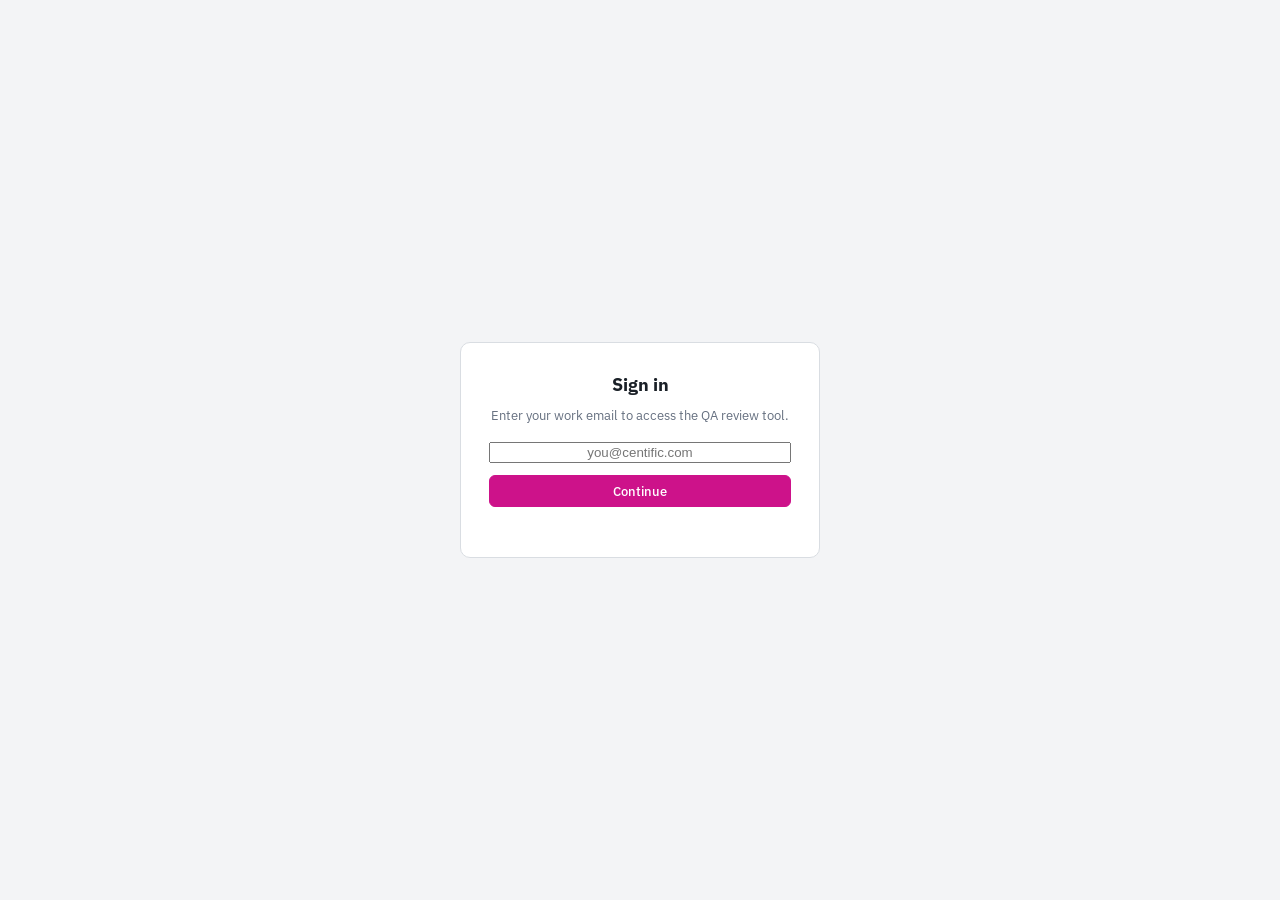
<file: index.html>
<!DOCTYPE html>
<html lang="en">
<head>
<meta charset="UTF-8">
<meta name="viewport" content="width=device-width, initial-scale=1, viewport-fit=cover">
<title>Project Sesame - QA</title>
<link rel="preconnect" href="https://fonts.googleapis.com">
<link rel="preconnect" href="https://fonts.gstatic.com" crossorigin>
<link href="https://fonts.googleapis.com/css2?family=IBM+Plex+Sans:wght@400;500;600&family=IBM+Plex+Mono:wght@400;500&display=swap" rel="stylesheet">
<link rel="stylesheet" href="style.css">
</head>
<body>

<div class="access-gate" id="accessGate">
  <div class="access-box">
    <h2>Sign in</h2>
    <p>Enter your work email to access the QA review tool.</p>
    <input type="email" id="accessEmail" placeholder="you@centific.com" autocomplete="email">
    <button class="btn primary" id="accessSubmit">Continue</button>
    <div class="access-msg" id="accessMsg"></div>
  </div>
</div>

<div id="appRoot" style="display:none;">

<header class="top">
  <div class="header-title">
    <img src="centific_logo.png" alt="Centific" class="header-logo logo-light">
    <img src="centific_logo_white.png" alt="Centific" class="header-logo logo-dark">
    <h1>Project Sesame - QA</h1>
  </div>
  <div class="header-save">
    <div class="header-links">
      <a class="btn" href="help.html" target="_blank" rel="noopener" title="How every score works, how to justify it, and when to flag a moment — opens in a new tab">Scoring guide ↗</a>
      <button class="btn primary" id="globalSaveBtn">Save</button>
    </div>
    <div class="sub" id="persistStatus">Checking persistence…</div>
    <div class="sub">Signed in as <span id="signedInAs"></span> · <a href="#" id="signOutBtn">Sign out</a></div>
  </div>
</header>

<div class="layout">
  <div class="rail">
    <div class="panel">
      <h2>Begin review</h2>
      <div class="dropzone" id="reportDrop">
        Drop an inspection report (.csv) here, or click to browse.<br>
        If the day's report lists several sessions, pick one below.<br>
        Each room row must include the raw <b>.mmwave.bin</b>, episode markers, and mmwave sync JSON.<br>
        The files are downloaded from their links and each .bin is read to fill the radar scores, including Blue and Orange Zone.
        <input type="file" id="reportInput" accept=".csv,text/csv,.json,application/json">
      </div>
      <div class="status-line" id="reviewStatus">Nothing is scored until each room's .mmwave.bin has been read.</div>
      <div class="session-picker" id="reportSessions"></div>
    </div>

    <div class="panel">
      <h2>Or load files directly</h2>
      <div class="dropzone" id="dropzone">
        Drop each room's <b>.mmwave.bin</b> in the same selection as its episode markers,<br>mmwave sync JSON, and capture.json. A capture id or room id in the filename<br>(c003, T1-R1) matches those files to the room.<br>
        The .bin is read one frame at a time. It is not loaded into browser memory.
        <input type="file" id="fileInput" multiple accept=".bin,.json,.jsonl,.mp4,.mov,.webm,video/*">
      </div>
      <div id="loadLog"></div>
      <div class="status-line" id="sessionStatus">No files loaded yet.</div>
    </div>

    <div class="panel">
      <h2>Scenario</h2>
      <div class="scenario-tabs" id="scenarioTabs"></div>
    </div>

    <div class="panel">
      <h2>Saved scores</h2>
      <div id="savedList"><div class="empty-state" style="padding:14px 4px;">Nothing saved yet.</div></div>
      <div class="save-row" style="margin-top:10px;">
        <button class="btn" id="refreshSavedBtn">Refresh</button>
        <button class="btn primary" id="exportBtn">Export all (.json)</button>
        <button class="btn" id="importBtn">Import (.json)</button>
        <input type="file" id="importInput" accept=".json" style="display:none;">
      </div>
      <textarea id="exportArea" style="display:none;margin-top:8px;" readonly></textarea>
      <div class="save-row danger-row">
        <button class="btn danger" id="resetToRadarBtn" title="Throw away every saved score for the loaded session and refill the forms from the radar and other automatic suggestions. SharePoint is only overwritten when you press Save.">Reset scores to radar</button>
        <button class="btn danger" id="clearLocalBtn" title="Wipes this browser's local backup copy for the current session only — does not touch SharePoint">Clear local cache</button>
      </div>
    </div>
  </div>

  <main>
    <div id="sessionBanner"></div>
    <div id="scenarioShell"><div class="empty-state">Upload an inspection report, then choose a scenario to review the scores.</div></div>
  </main>
</div>

</div><!-- /appRoot -->

<script src="radar_score.js"></script>
<script src="app.js"></script>
</body>
</html>
</file>
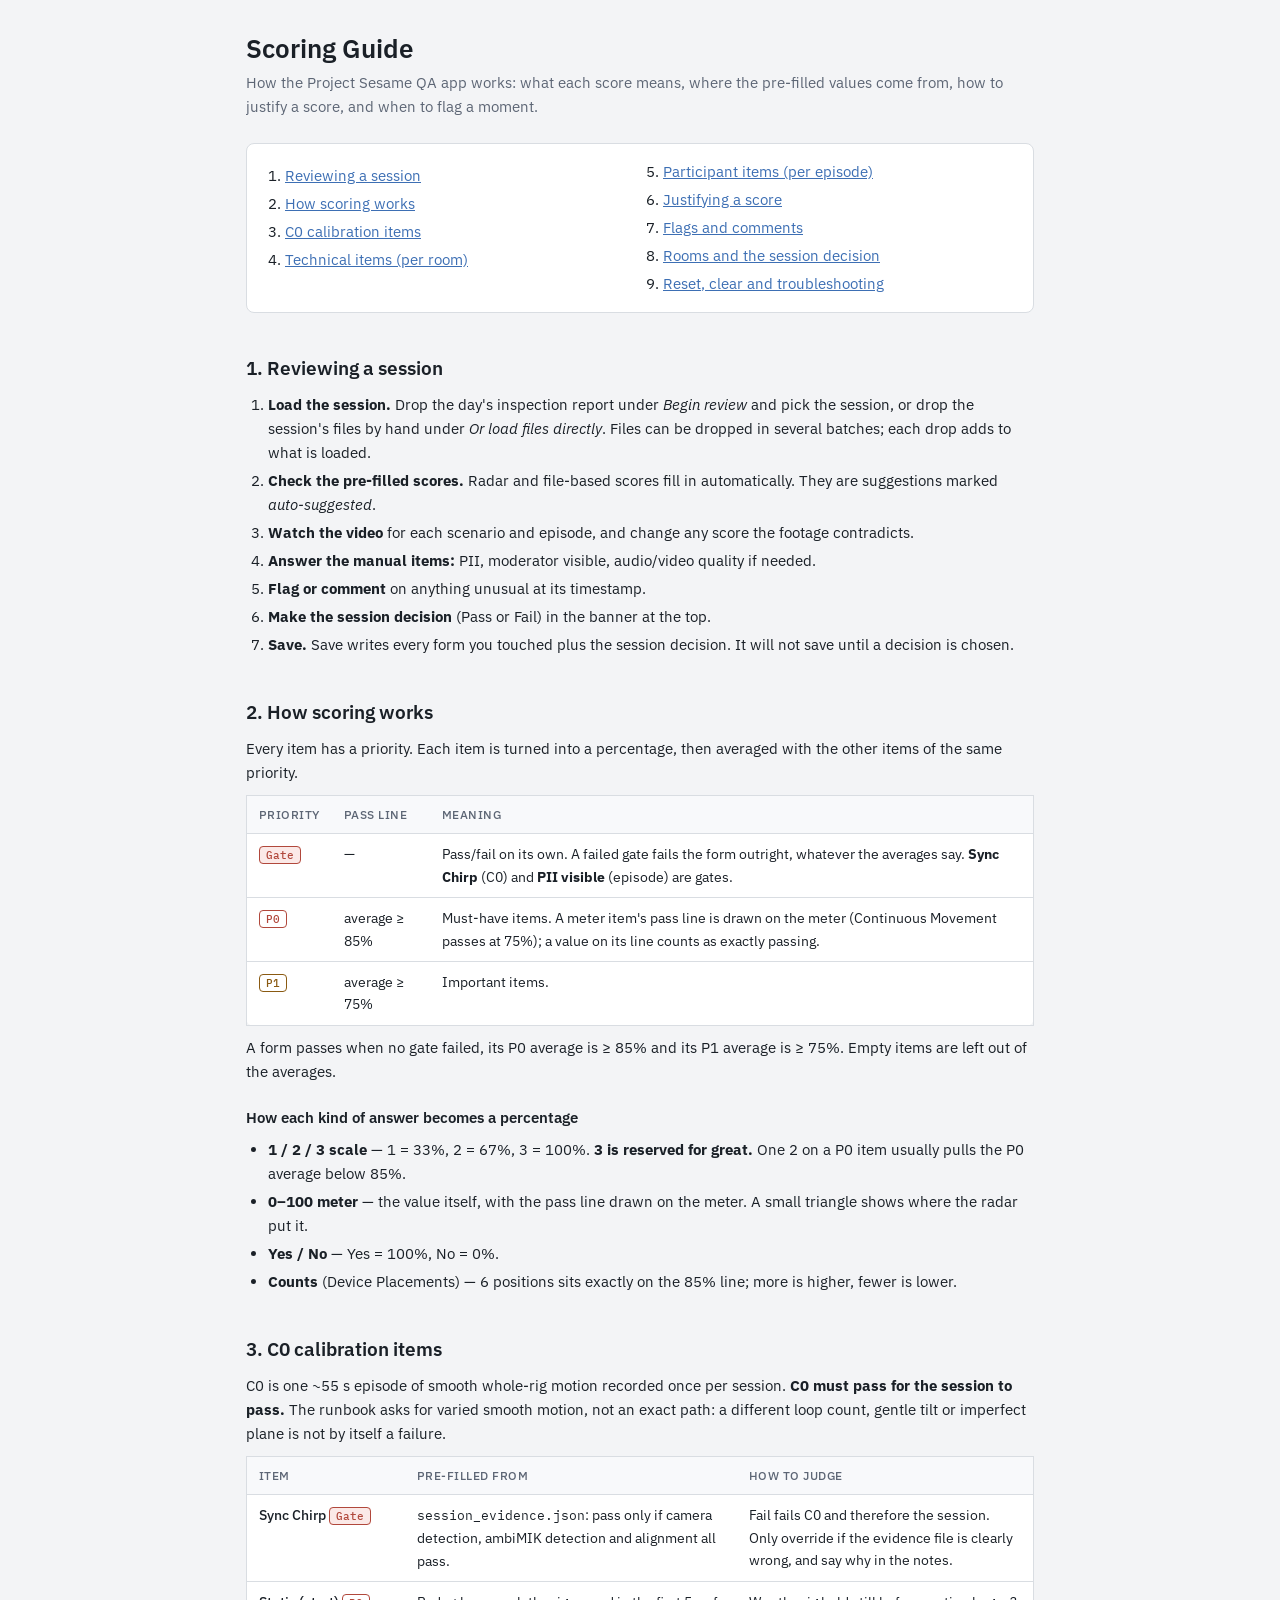
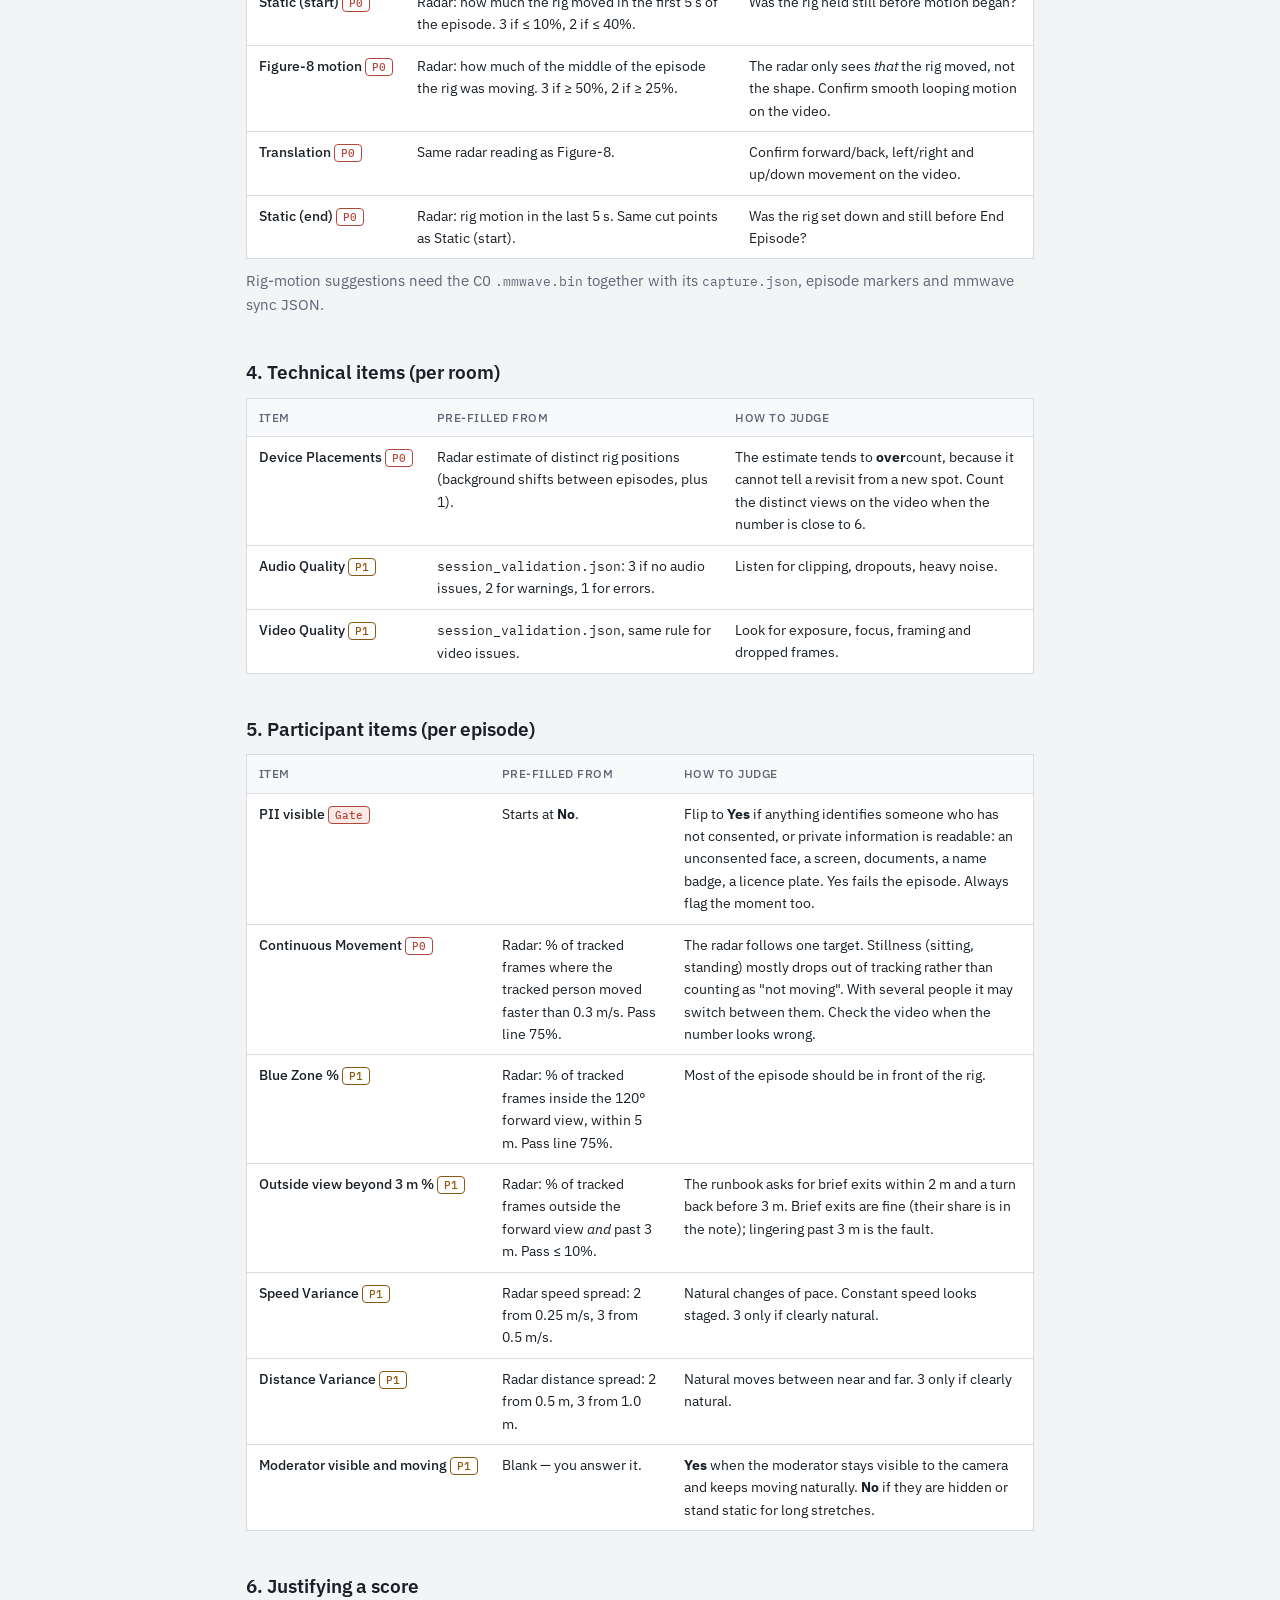
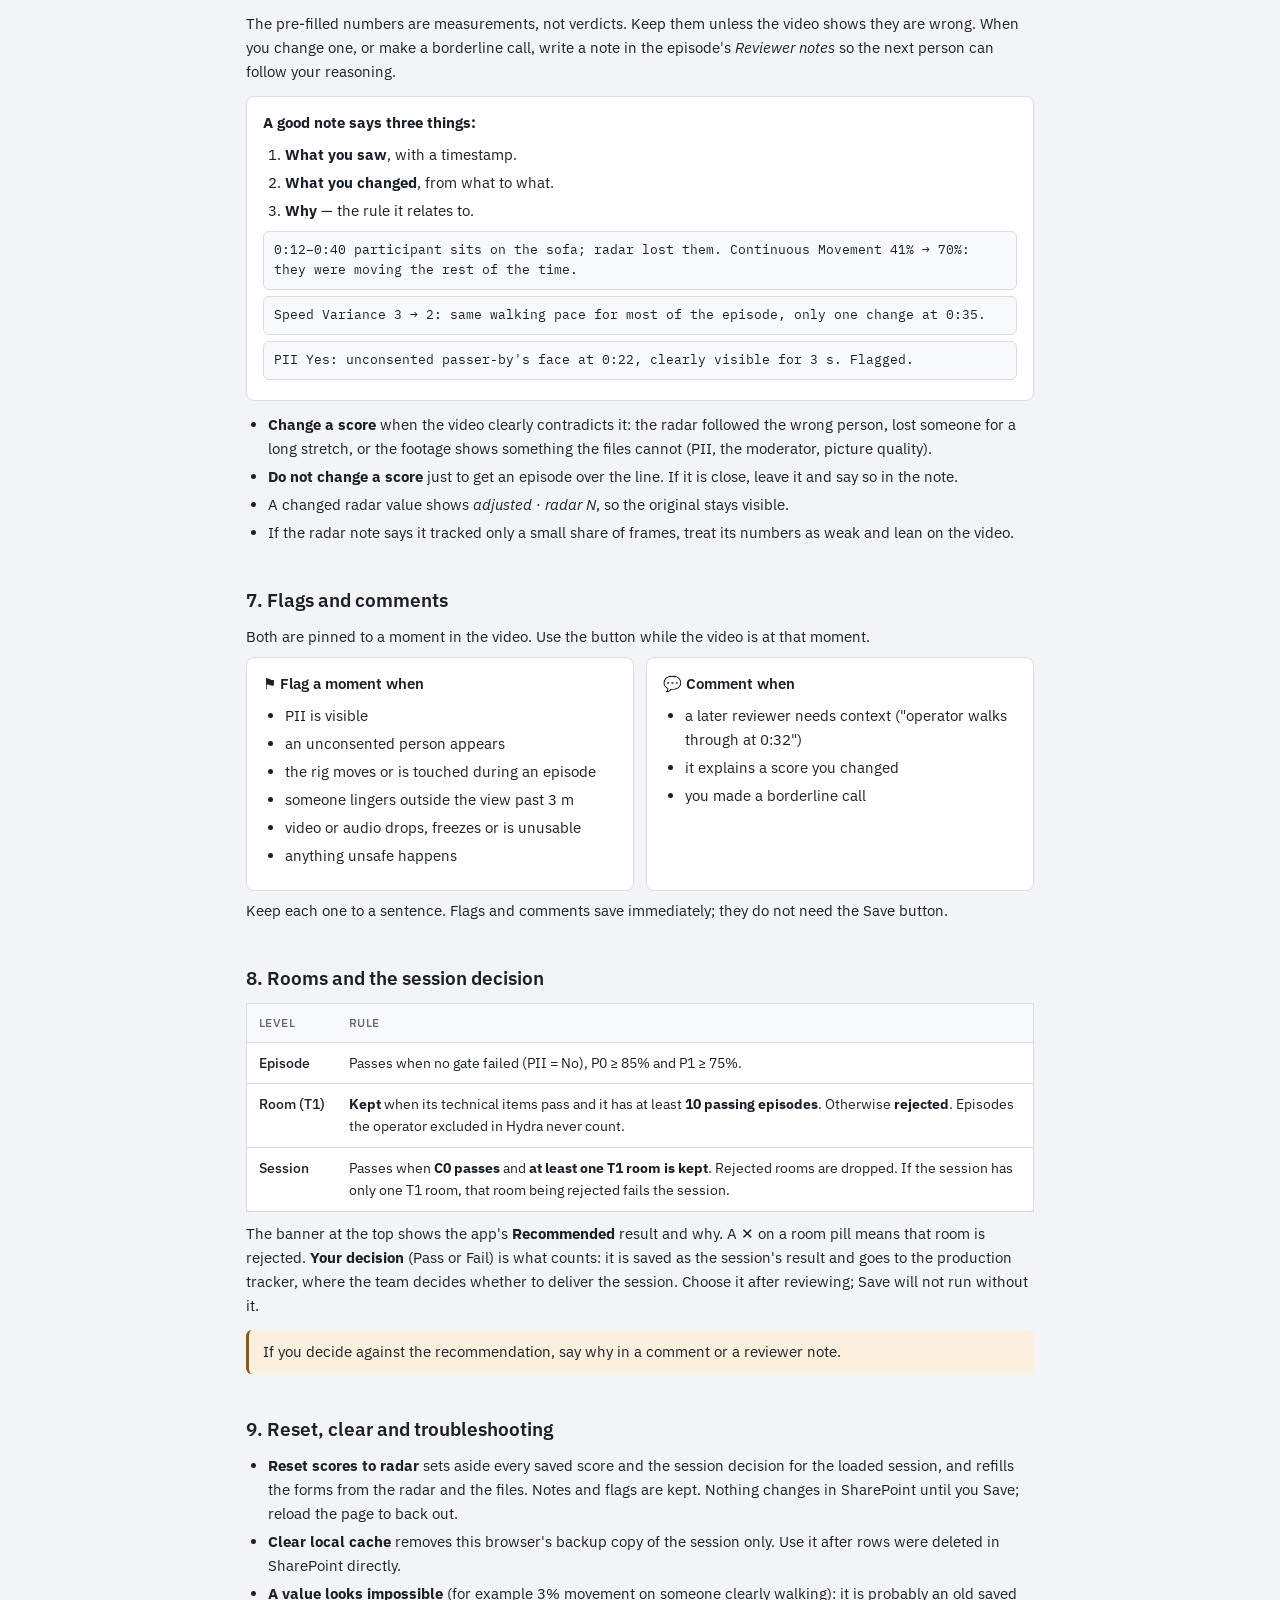
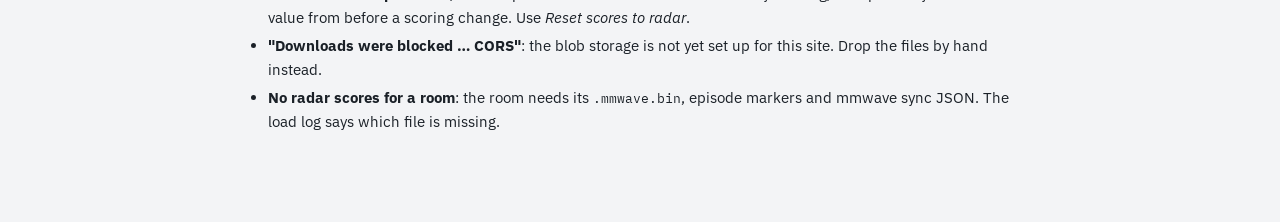
<file: help.html>
<!doctype html>
<html lang="en">
<head>
<meta charset="utf-8">
<meta name="viewport" content="width=device-width, initial-scale=1">
<title>Scoring Guide — Project Sesame QA</title>
<link rel="preconnect" href="https://fonts.googleapis.com">
<link rel="preconnect" href="https://fonts.gstatic.com" crossorigin>
<link href="https://fonts.googleapis.com/css2?family=IBM+Plex+Mono:wght@400;500&family=IBM+Plex+Sans:wght@400;500;600&display=swap" rel="stylesheet">
<style>
  :root {
    --bg: #f3f4f6; --panel: #ffffff; --panel-2: #f8f9fb; --border: #d9dde2; --text: #1a2027; --muted: #5d6675;
    --accent: #3d6fb4; --accent-soft: #e5edf8; --warn: #8a5a12; --warn-soft: #faf0dd;
    --fail: #b1483c; --fail-soft: #fbe9e7; --pass: #237a44; --pass-soft: #e5f4ea;
    --font-ui: 'IBM Plex Sans', system-ui, -apple-system, sans-serif;
    --font-mono: 'IBM Plex Mono', ui-monospace, 'SF Mono', monospace;
  }
  @media (prefers-color-scheme: dark) {
    :root:not([data-theme="light"]) {
      --bg: #12161b; --panel: #191f26; --panel-2: #1f262e; --border: #2b333c; --text: #e7ebee; --muted: #98a3b0;
      --accent: #7ea6dd; --accent-soft: #1c2634; --warn: #e2ab55; --warn-soft: #332b1a;
      --fail: #e07a6e; --fail-soft: #372220; --pass: #6fcc8c; --pass-soft: #1c2f21;
    }
  }
  :root[data-theme="dark"] {
    --bg: #12161b; --panel: #191f26; --panel-2: #1f262e; --border: #2b333c; --text: #e7ebee; --muted: #98a3b0;
    --accent: #7ea6dd; --accent-soft: #1c2634; --warn: #e2ab55; --warn-soft: #332b1a;
    --fail: #e07a6e; --fail-soft: #372220; --pass: #6fcc8c; --pass-soft: #1c2f21;
  }
  * { box-sizing: border-box; }
  html { scroll-behavior: smooth; }
  @media (prefers-reduced-motion: reduce) { html { scroll-behavior: auto; } }
  body { margin: 0; background: var(--bg); color: var(--text); font-family: var(--font-ui); font-size: 15px; line-height: 1.6; }
  .wrap { max-width: 820px; margin: 0 auto; padding: 32px 16px 80px; }
  header { margin-bottom: 24px; }
  header p { color: var(--muted); margin: 6px 0 0; }
  h1 { font-size: 26px; line-height: 1.25; margin: 0; font-weight: 600; }
  h2 { font-size: 19px; margin: 40px 0 10px; font-weight: 600; scroll-margin-top: 16px; }
  h3 { font-size: 15px; margin: 22px 0 6px; font-weight: 600; }
  p { margin: 8px 0; }
  ul, ol { margin: 8px 0; padding-left: 22px; }
  li { margin: 4px 0; }
  a { color: var(--accent); }
  code, .mono { font-family: var(--font-mono); font-size: 13px; }
  nav.toc { background: var(--panel); border: 1px solid var(--border); border-radius: 8px; padding: 12px 16px; }
  nav.toc ol { margin: 4px 0; columns: 2; column-gap: 24px; }
  @media (max-width: 560px) { nav.toc ol { columns: 1; } }
  .card { background: var(--panel); border: 1px solid var(--border); border-radius: 8px; padding: 14px 16px; margin: 12px 0; }
  .callout { background: var(--accent-soft); border-left: 3px solid var(--accent); border-radius: 6px; padding: 10px 14px; margin: 12px 0; }
  .callout.warn { background: var(--warn-soft); border-left-color: var(--warn); }
  .table-scroll { overflow-x: auto; margin: 10px 0; }
  table { border-collapse: collapse; width: 100%; font-size: 14px; background: var(--panel); border: 1px solid var(--border); border-radius: 8px; }
  th, td { text-align: left; vertical-align: top; padding: 9px 12px; border-bottom: 1px solid var(--border); }
  th { font-size: 12px; text-transform: uppercase; letter-spacing: .04em; color: var(--muted); font-weight: 500; background: var(--panel-2); }
  tr:last-child td { border-bottom: none; }
  td:first-child { font-weight: 500; white-space: nowrap; }
  .pri { font-family: var(--font-mono); font-size: 11px; padding: 1px 6px; border-radius: 4px; border: 1px solid; white-space: nowrap; }
  .pri.P0 { color: var(--fail); border-color: var(--fail); }
  .pri.P1 { color: var(--warn); border-color: var(--warn); }
  .pri.gate { color: var(--fail); border-color: var(--fail); background: var(--fail-soft); }
  .example { font-family: var(--font-mono); font-size: 13px; background: var(--panel-2); border: 1px solid var(--border); border-radius: 6px; padding: 8px 10px; margin: 6px 0; }
  .two { display: grid; grid-template-columns: 1fr 1fr; gap: 12px; }
  @media (max-width: 640px) { .two { grid-template-columns: 1fr; } }
  .two .card { margin: 0; }
  .two h3 { margin-top: 0; }
  .muted { color: var(--muted); }
</style>
</head>
<body>
<div class="wrap">
  <header>
    <h1>Scoring Guide</h1>
    <p>How the Project Sesame QA app works: what each score means, where the pre-filled values come from, how to justify a score, and when to flag a moment.</p>
  </header>

  <nav class="toc" aria-label="Contents">
    <ol>
      <li><a href="#workflow">Reviewing a session</a></li>
      <li><a href="#scoring">How scoring works</a></li>
      <li><a href="#c0">C0 calibration items</a></li>
      <li><a href="#technical">Technical items (per room)</a></li>
      <li><a href="#participant">Participant items (per episode)</a></li>
      <li><a href="#justify">Justifying a score</a></li>
      <li><a href="#flags">Flags and comments</a></li>
      <li><a href="#decision">Rooms and the session decision</a></li>
      <li><a href="#tools">Reset, clear and troubleshooting</a></li>
    </ol>
  </nav>

  <h2 id="workflow">1. Reviewing a session</h2>
  <ol>
    <li><b>Load the session.</b> Drop the day's inspection report under <i>Begin review</i> and pick the session, or drop the session's files by hand under <i>Or load files directly</i>. Files can be dropped in several batches; each drop adds to what is loaded.</li>
    <li><b>Check the pre-filled scores.</b> Radar and file-based scores fill in automatically. They are suggestions marked <i>auto-suggested</i>.</li>
    <li><b>Watch the video</b> for each scenario and episode, and change any score the footage contradicts.</li>
    <li><b>Answer the manual items:</b> PII, moderator visible, audio/video quality if needed.</li>
    <li><b>Flag or comment</b> on anything unusual at its timestamp.</li>
    <li><b>Make the session decision</b> (Pass or Fail) in the banner at the top.</li>
    <li><b>Save.</b> Save writes every form you touched plus the session decision. It will not save until a decision is chosen.</li>
  </ol>

  <h2 id="scoring">2. How scoring works</h2>
  <p>Every item has a priority. Each item is turned into a percentage, then averaged with the other items of the same priority.</p>
  <div class="table-scroll"><table>
    <thead><tr><th>Priority</th><th>Pass line</th><th>Meaning</th></tr></thead>
    <tbody>
      <tr><td><span class="pri gate">Gate</span></td><td>—</td><td>Pass/fail on its own. A failed gate fails the form outright, whatever the averages say. <b>Sync Chirp</b> (C0) and <b>PII visible</b> (episode) are gates.</td></tr>
      <tr><td><span class="pri P0">P0</span></td><td>average ≥ 85%</td><td>Must-have items. A meter item's pass line is drawn on the meter (Continuous Movement passes at 75%); a value on its line counts as exactly passing.</td></tr>
      <tr><td><span class="pri P1">P1</span></td><td>average ≥ 75%</td><td>Important items.</td></tr>
    </tbody>
  </table></div>
  <p>A form passes when no gate failed, its P0 average is ≥ 85% and its P1 average is ≥ 75%. Empty items are left out of the averages.</p>
  <h3>How each kind of answer becomes a percentage</h3>
  <ul>
    <li><b>1 / 2 / 3 scale</b> — 1 = 33%, 2 = 67%, 3 = 100%. <b>3 is reserved for great.</b> One 2 on a P0 item usually pulls the P0 average below 85%.</li>
    <li><b>0–100 meter</b> — the value itself, with the pass line drawn on the meter. A small triangle shows where the radar put it.</li>
    <li><b>Yes / No</b> — Yes = 100%, No = 0%.</li>
    <li><b>Counts</b> (Device Placements) — 6 positions sits exactly on the 85% line; more is higher, fewer is lower.</li>
  </ul>

  <h2 id="c0">3. C0 calibration items</h2>
  <p>C0 is one ~55 s episode of smooth whole-rig motion recorded once per session. <b>C0 must pass for the session to pass.</b> The runbook asks for varied smooth motion, not an exact path: a different loop count, gentle tilt or imperfect plane is not by itself a failure.</p>
  <div class="table-scroll"><table>
    <thead><tr><th>Item</th><th>Pre-filled from</th><th>How to judge</th></tr></thead>
    <tbody>
      <tr><td>Sync Chirp <span class="pri gate">Gate</span></td><td><code>session_evidence.json</code>: pass only if camera detection, ambiMIK detection and alignment all pass.</td><td>Fail fails C0 and therefore the session. Only override if the evidence file is clearly wrong, and say why in the notes.</td></tr>
      <tr><td>Static (start) <span class="pri P0">P0</span></td><td>Radar: how much the rig moved in the first 5 s of the episode. 3 if ≤ 10%, 2 if ≤ 40%.</td><td>Was the rig held still before motion began?</td></tr>
      <tr><td>Figure-8 motion <span class="pri P0">P0</span></td><td>Radar: how much of the middle of the episode the rig was moving. 3 if ≥ 50%, 2 if ≥ 25%.</td><td>The radar only sees <i>that</i> the rig moved, not the shape. Confirm smooth looping motion on the video.</td></tr>
      <tr><td>Translation <span class="pri P0">P0</span></td><td>Same radar reading as Figure-8.</td><td>Confirm forward/back, left/right and up/down movement on the video.</td></tr>
      <tr><td>Static (end) <span class="pri P0">P0</span></td><td>Radar: rig motion in the last 5 s. Same cut points as Static (start).</td><td>Was the rig set down and still before End Episode?</td></tr>
    </tbody>
  </table></div>
  <p class="muted">Rig-motion suggestions need the C0 <code>.mmwave.bin</code> together with its <code>capture.json</code>, episode markers and mmwave sync JSON.</p>

  <h2 id="technical">4. Technical items (per room)</h2>
  <div class="table-scroll"><table>
    <thead><tr><th>Item</th><th>Pre-filled from</th><th>How to judge</th></tr></thead>
    <tbody>
      <tr><td>Device Placements <span class="pri P0">P0</span></td><td>Radar estimate of distinct rig positions (background shifts between episodes, plus 1).</td><td>The estimate tends to <b>over</b>count, because it cannot tell a revisit from a new spot. Count the distinct views on the video when the number is close to 6.</td></tr>
      <tr><td>Audio Quality <span class="pri P1">P1</span></td><td><code>session_validation.json</code>: 3 if no audio issues, 2 for warnings, 1 for errors.</td><td>Listen for clipping, dropouts, heavy noise.</td></tr>
      <tr><td>Video Quality <span class="pri P1">P1</span></td><td><code>session_validation.json</code>, same rule for video issues.</td><td>Look for exposure, focus, framing and dropped frames.</td></tr>
    </tbody>
  </table></div>

  <h2 id="participant">5. Participant items (per episode)</h2>
  <div class="table-scroll"><table>
    <thead><tr><th>Item</th><th>Pre-filled from</th><th>How to judge</th></tr></thead>
    <tbody>
      <tr><td>PII visible <span class="pri gate">Gate</span></td><td>Starts at <b>No</b>.</td><td>Flip to <b>Yes</b> if anything identifies someone who has not consented, or private information is readable: an unconsented face, a screen, documents, a name badge, a licence plate. Yes fails the episode. Always flag the moment too.</td></tr>
      <tr><td>Continuous Movement <span class="pri P0">P0</span></td><td>Radar: % of tracked frames where the tracked person moved faster than 0.3 m/s. Pass line 75%.</td><td>The radar follows one target. Stillness (sitting, standing) mostly drops out of tracking rather than counting as "not moving". With several people it may switch between them. Check the video when the number looks wrong.</td></tr>
      <tr><td>Blue Zone % <span class="pri P1">P1</span></td><td>Radar: % of tracked frames inside the 120° forward view, within 5 m. Pass line 75%.</td><td>Most of the episode should be in front of the rig.</td></tr>
      <tr><td>Outside view beyond 3 m % <span class="pri P1">P1</span></td><td>Radar: % of tracked frames outside the forward view <i>and</i> past 3 m. Pass ≤ 10%.</td><td>The runbook asks for brief exits within 2 m and a turn back before 3 m. Brief exits are fine (their share is in the note); lingering past 3 m is the fault.</td></tr>
      <tr><td>Speed Variance <span class="pri P1">P1</span></td><td>Radar speed spread: 2 from 0.25 m/s, 3 from 0.5 m/s.</td><td>Natural changes of pace. Constant speed looks staged. 3 only if clearly natural.</td></tr>
      <tr><td>Distance Variance <span class="pri P1">P1</span></td><td>Radar distance spread: 2 from 0.5 m, 3 from 1.0 m.</td><td>Natural moves between near and far. 3 only if clearly natural.</td></tr>
      <tr><td>Moderator visible and moving <span class="pri P1">P1</span></td><td>Blank — you answer it.</td><td><b>Yes</b> when the moderator stays visible to the camera and keeps moving naturally. <b>No</b> if they are hidden or stand static for long stretches.</td></tr>
    </tbody>
  </table></div>

  <h2 id="justify">6. Justifying a score</h2>
  <p>The pre-filled numbers are measurements, not verdicts. Keep them unless the video shows they are wrong. When you change one, or make a borderline call, write a note in the episode's <i>Reviewer notes</i> so the next person can follow your reasoning.</p>
  <div class="card">
    <b>A good note says three things:</b>
    <ol>
      <li><b>What you saw</b>, with a timestamp.</li>
      <li><b>What you changed</b>, from what to what.</li>
      <li><b>Why</b> — the rule it relates to.</li>
    </ol>
    <div class="example">0:12–0:40 participant sits on the sofa; radar lost them. Continuous Movement 41% → 70%: they were moving the rest of the time.</div>
    <div class="example">Speed Variance 3 → 2: same walking pace for most of the episode, only one change at 0:35.</div>
    <div class="example">PII Yes: unconsented passer-by's face at 0:22, clearly visible for 3 s. Flagged.</div>
  </div>
  <ul>
    <li><b>Change a score</b> when the video clearly contradicts it: the radar followed the wrong person, lost someone for a long stretch, or the footage shows something the files cannot (PII, the moderator, picture quality).</li>
    <li><b>Do not change a score</b> just to get an episode over the line. If it is close, leave it and say so in the note.</li>
    <li>A changed radar value shows <i>adjusted · radar N</i>, so the original stays visible.</li>
    <li>If the radar note says it tracked only a small share of frames, treat its numbers as weak and lean on the video.</li>
  </ul>

  <h2 id="flags">7. Flags and comments</h2>
  <p>Both are pinned to a moment in the video. Use the button while the video is at that moment.</p>
  <div class="two">
    <div class="card">
      <h3>⚑ Flag a moment when</h3>
      <ul>
        <li>PII is visible</li>
        <li>an unconsented person appears</li>
        <li>the rig moves or is touched during an episode</li>
        <li>someone lingers outside the view past 3 m</li>
        <li>video or audio drops, freezes or is unusable</li>
        <li>anything unsafe happens</li>
      </ul>
    </div>
    <div class="card">
      <h3>💬 Comment when</h3>
      <ul>
        <li>a later reviewer needs context ("operator walks through at 0:32")</li>
        <li>it explains a score you changed</li>
        <li>you made a borderline call</li>
      </ul>
    </div>
  </div>
  <p>Keep each one to a sentence. Flags and comments save immediately; they do not need the Save button.</p>

  <h2 id="decision">8. Rooms and the session decision</h2>
  <div class="table-scroll"><table>
    <thead><tr><th>Level</th><th>Rule</th></tr></thead>
    <tbody>
      <tr><td>Episode</td><td>Passes when no gate failed (PII = No), P0 ≥ 85% and P1 ≥ 75%.</td></tr>
      <tr><td>Room (T1)</td><td><b>Kept</b> when its technical items pass and it has at least <b>10 passing episodes</b>. Otherwise <b>rejected</b>. Episodes the operator excluded in Hydra never count.</td></tr>
      <tr><td>Session</td><td>Passes when <b>C0 passes</b> and <b>at least one T1 room is kept</b>. Rejected rooms are dropped. If the session has only one T1 room, that room being rejected fails the session.</td></tr>
    </tbody>
  </table></div>
  <p>The banner at the top shows the app's <b>Recommended</b> result and why. A ✕ on a room pill means that room is rejected. <b>Your decision</b> (Pass or Fail) is what counts: it is saved as the session's result and goes to the production tracker, where the team decides whether to deliver the session. Choose it after reviewing; Save will not run without it.</p>
  <div class="callout warn">If you decide against the recommendation, say why in a comment or a reviewer note.</div>

  <h2 id="tools">9. Reset, clear and troubleshooting</h2>
  <ul>
    <li><b>Reset scores to radar</b> sets aside every saved score and the session decision for the loaded session, and refills the forms from the radar and the files. Notes and flags are kept. Nothing changes in SharePoint until you Save; reload the page to back out.</li>
    <li><b>Clear local cache</b> removes this browser's backup copy of the session only. Use it after rows were deleted in SharePoint directly.</li>
    <li><b>A value looks impossible</b> (for example 3% movement on someone clearly walking): it is probably an old saved value from before a scoring change. Use <i>Reset scores to radar</i>.</li>
    <li><b>"Downloads were blocked … CORS"</b>: the blob storage is not yet set up for this site. Drop the files by hand instead.</li>
    <li><b>No radar scores for a room</b>: the room needs its <code>.mmwave.bin</code>, episode markers and mmwave sync JSON. The load log says which file is missing.</li>
  </ul>
</div>
</body>
</html>
</file>
<file: style.css>
:root {
    --bg: #f3f4f6; --panel: #ffffff; --panel-2: #f8f9fb; --border: #d9dde2; --text: #1a2027; --muted: #667080;
    /* Brand scheme: Centific blue as the structural/active accent (same blue
       already used for the Blue Zone elsewhere in this file), Centific pink
       (sampled directly from the logo, #CD128A) as the primary call-to-action
       color — kept distinct from blue so a "do this" button doesn't compete
       visually with ordinary active/selected states. */
    --accent: #3d6fb4; --accent-soft: #e5edf8; --warn: #a9701c; --warn-soft: #faf0dd;
    --fail: #b1483c; --fail-soft: #fbe9e7; --pass: #237a44; --pass-soft: #e5f4ea;
    --blue: #3d6fb4; --blue-soft: #e5edf8; --orange: #c17a2a; --orange-soft: #fbeddd;
    --brand-pink: #cd128a; --brand-pink-soft: #fbe6f3;
    --font-ui: 'IBM Plex Sans', system-ui, -apple-system, sans-serif;
    --font-mono: 'IBM Plex Mono', ui-monospace, 'SF Mono', monospace;
    box-sizing: border-box; padding-top: env(safe-area-inset-top, 0px); padding-bottom: env(safe-area-inset-bottom, 0px);
  }
  @media (prefers-color-scheme: dark) {
    :root:not([data-theme="light"]) {
      --bg: #12161b; --panel: #191f26; --panel-2: #1f262e; --border: #2b333c; --text: #e7ebee; --muted: #8b96a3;
      --accent: #7ea6dd; --accent-soft: #1c2634; --warn: #e2ab55; --warn-soft: #332b1a;
      --fail: #e07a6e; --fail-soft: #372220; --pass: #6fcc8c; --pass-soft: #1c2f21;
      --blue: #7ea6dd; --blue-soft: #1c2634; --orange: #e0a85c; --orange-soft: #332a1c;
      --brand-pink: #ec4fb0; --brand-pink-soft: #3a1f30;
    }
  }
  :root[data-theme="dark"] {
    --bg: #12161b; --panel: #191f26; --panel-2: #1f262e; --border: #2b333c; --text: #e7ebee; --muted: #8b96a3;
    --accent: #7ea6dd; --accent-soft: #1c2634; --warn: #e2ab55; --warn-soft: #332b1a;
    --fail: #e07a6e; --fail-soft: #372220; --pass: #6fcc8c; --pass-soft: #1c2f21;
    --blue: #7ea6dd; --blue-soft: #1c2634; --orange: #e0a85c; --orange-soft: #332a1c;
    --brand-pink: #ec4fb0; --brand-pink-soft: #3a1f30;
  }
  html, body { height: 100%; }
  * { box-sizing: border-box; }
  body { margin: 0; background: var(--bg); color: var(--text); font-family: var(--font-ui); font-size: 14px; line-height: 1.5; }
  header.top {
    position: sticky; top: env(safe-area-inset-top, 0px); z-index: 20; background: var(--panel); border-bottom: 1px solid var(--border);
    padding: 14px 20px; display: flex; align-items: baseline; justify-content: space-between; gap: 12px; flex-wrap: wrap;
  }
  header.top h1 { font-size: 17px; margin: 0; font-weight: 600; letter-spacing: -0.01em; }
  header.top .sub { color: var(--muted); font-size: 12.5px; }
  .header-title { display: flex; align-items: center; gap: 10px; }
  .header-logo { height: 26px; width: auto; display: block; }
  .header-save { display: flex; flex-direction: column; align-items: flex-end; gap: 6px; }
  /* Light mode: navy-text logo, white-text version hidden. Dark mode: the
     reverse — the navy text would be invisible against the dark header. */
  .logo-dark { display: none; }
  @media (prefers-color-scheme: dark) {
    :root:not([data-theme="light"]) .logo-light { display: none; }
    :root:not([data-theme="light"]) .logo-dark { display: block; }
  }
  :root[data-theme="dark"] .logo-light { display: none; }
  :root[data-theme="dark"] .logo-dark { display: block; }
  .layout { display: grid; grid-template-columns: 300px minmax(0,1fr); gap: 16px; max-width: 1320px; margin: 0 auto; padding: 16px 20px 48px; }
  @media (max-width: 900px) { .layout { grid-template-columns: 1fr; } }
  .rail { display: flex; flex-direction: column; gap: 14px; min-width: 0; }
  .panel { background: var(--panel); border: 1px solid var(--border); border-radius: 8px; padding: 14px; }
  .panel h2 { font-size: 12.5px; margin: 0 0 10px; font-weight: 600; color: var(--muted); }
  .dropzone {
    border: 1px dashed var(--border); border-radius: 6px; padding: 16px 12px; text-align: center;
    color: var(--muted); font-size: 12.5px; cursor: pointer; transition: border-color .15s;
  }
  .dropzone.drag { border-color: var(--accent); color: var(--accent); }
  .dropzone.busy { cursor: progress; opacity: .7; }
  .dropzone input { display: none; }
  #loadLog { margin-top: 10px; max-height: 170px; overflow-y: auto; font-family: var(--font-mono); font-size: 11.5px; }
  #loadLog div { padding: 2px 0; border-bottom: 1px solid var(--border); }
  #loadLog div:last-child { border-bottom: none; }
  .tag { display: inline-block; padding: 1px 6px; border-radius: 3px; font-size: 10.5px; font-family: var(--font-mono); }
  .tag.ok { background: var(--accent-soft); color: var(--accent); }
  .tag.warn { background: var(--warn-soft); color: var(--warn); }
  .status-line { font-size: 11.5px; color: var(--muted); margin-top: 8px; }
  .scenario-tabs { display: flex; flex-direction: column; gap: 4px; }
  .scenario-tabs button {
    text-align: left; padding: 9px 10px; border-radius: 6px; border: 1px solid transparent; background: transparent;
    color: var(--text); font-family: var(--font-ui); font-size: 13px; cursor: pointer;
  }
  .scenario-tabs button:disabled { color: var(--muted); cursor: not-allowed; opacity: .55; }
  .scenario-tabs button.active { background: var(--accent-soft); border-color: var(--accent); font-weight: 600; }
  .scenario-tabs button .room { display: block; font-size: 11.5px; color: var(--muted); font-weight: 400; }
  .scenario-tabs button .flags { display: block; font-size: 10.5px; color: var(--muted); font-family: var(--font-mono); margin-top: 2px; }
  #savedList { display: flex; flex-direction: column; gap: 6px; max-height: 300px; overflow-y: auto; }
  .saved-row { display: flex; justify-content: space-between; align-items: center; gap: 8px; padding: 7px 9px; border-radius: 5px; background: var(--panel-2); font-size: 12px; }
  .saved-row .meta b { display: block; font-size: 12.5px; }
  .saved-row .meta span { color: var(--muted); font-family: var(--font-mono); font-size: 11px; }
  .badge-result { font-family: var(--font-mono); font-size: 10.5px; padding: 2px 7px; border-radius: 3px; white-space: nowrap; }
  .badge-result.pass { background: var(--pass-soft); color: var(--pass); }
  .badge-result.fail { background: var(--fail-soft); color: var(--fail); }
  .badge-result.incomplete { background: var(--panel-2); color: var(--muted); border: 1px solid var(--border); }
  button.btn { font-family: var(--font-ui); font-size: 12.5px; font-weight: 500; border-radius: 6px; border: 1px solid var(--border); background: var(--panel-2); color: var(--text); padding: 7px 12px; cursor: pointer; }
  button.btn.primary { background: var(--brand-pink); border-color: var(--brand-pink); color: #fff; }
  button.btn.danger { background: var(--fail-soft); border-color: var(--fail); color: var(--fail); }
  button.btn.danger:hover { background: var(--fail); color: #fff; }
  .danger-row { margin-top: 10px; padding-top: 10px; border-top: 1px solid var(--border); }
  button.btn:disabled { opacity: .5; cursor: not-allowed; }
  main { min-width: 0; display: flex; flex-direction: column; gap: 16px; }
  .scenario-header { display: flex; justify-content: space-between; align-items: flex-start; flex-wrap: wrap; gap: 10px; }
  .scenario-header h2 { font-size: 18px; margin: 0; font-weight: 600; }
  .scenario-header .meta { color: var(--muted); font-family: var(--font-mono); font-size: 12px; }
  .video-row { display: grid; grid-template-columns: minmax(0,1fr) 200px; gap: 14px; }
  @media (max-width: 700px) { .video-row { grid-template-columns: 1fr; } }
  video { width: 100%; border-radius: 8px; background: #000; display: block; max-height: 440px; }
  .no-video { border: 1px dashed var(--border); border-radius: 8px; padding: 26px 12px; text-align: center; color: var(--muted); font-size: 12.5px; }
  .episode-select-row { display: flex; align-items: center; gap: 10px; flex-wrap: wrap; }
  .episode-select-row select { max-width: 300px; }
  .episode-info { font-family: var(--font-mono); font-size: 12px; color: var(--muted); }
  .flag-pill { background: var(--warn-soft); color: var(--warn); padding: 1px 7px; border-radius: 3px; font-size: 11px; font-family: var(--font-mono); }
  .score-summary { display: flex; gap: 18px; flex-wrap: wrap; align-items: center; border: 1px solid var(--border); border-radius: 8px; padding: 12px 16px; background: var(--panel); }
  .score-metric { min-width: 96px; }
  .score-metric .label { font-size: 11px; color: var(--muted); }
  .score-metric .value { font-family: var(--font-mono); font-size: 20px; font-weight: 500; }
  .score-metric .bar { height: 4px; border-radius: 2px; background: var(--panel-2); margin-top: 6px; overflow: hidden; }
  .score-metric .bar div { height: 100%; background: var(--accent); }
  .overall-badge { margin-left: auto; font-family: var(--font-mono); font-size: 13px; padding: 6px 14px; border-radius: 6px; }
  .overall-badge.pass { background: var(--pass-soft); color: var(--pass); }
  .overall-badge.fail { background: var(--fail-soft); color: var(--fail); }
  .overall-badge.incomplete { background: var(--panel-2); color: var(--muted); border: 1px solid var(--border); }
  .section-title { font-size: 13px; font-weight: 600; margin: 4px 0 0; display: flex; align-items: center; gap: 8px; }
  .section-title .count { font-weight: 400; color: var(--muted); font-family: var(--font-mono); font-size: 11.5px; }
  .item-row { border-top: 1px solid var(--border); padding: 12px 0; }
  .item-row:first-of-type { border-top: none; }
  .item-label { font-size: 13.5px; font-weight: 500; display: flex; align-items: center; gap: 7px; flex-wrap: wrap; }
  .item-desc { color: var(--muted); font-size: 12px; margin-top: 2px; }
  .pri { font-family: var(--font-mono); font-size: 10.5px; padding: 1px 6px; border-radius: 3px; border: 1px solid var(--border); color: var(--muted); }
  .pri.P0 { border-color: var(--fail); color: var(--fail); }
  .pri.P1 { border-color: var(--warn); color: var(--warn); }
  .badge.auto { font-size: 10px; font-family: var(--font-mono); background: var(--accent-soft); color: var(--accent); padding: 1px 6px; border-radius: 3px; }
  .item-note { color: var(--muted); font-size: 11.5px; margin-top: 4px; font-family: var(--font-mono); }
  .seg-group { display: flex; gap: 6px; margin-top: 8px; }
  .seg { font-family: var(--font-mono); font-size: 12.5px; padding: 6px 14px; border-radius: 5px; border: 1px solid var(--border); background: var(--panel-2); color: var(--text); cursor: pointer; min-width: 44px; }
  .seg.active { background: var(--accent); border-color: var(--accent); color: #fff; }
  .seg.active.fail { background: var(--fail); border-color: var(--fail); }
  .seg.active.pass { background: var(--pass); border-color: var(--pass); }
  select, textarea { font-family: var(--font-ui); font-size: 13px; border: 1px solid var(--border); border-radius: 6px; background: var(--panel-2); color: var(--text); padding: 7px 9px; width: 100%; }
  textarea { min-height: 60px; resize: vertical; }
  .save-row { display: flex; align-items: center; gap: 10px; margin-top: 14px; flex-wrap: wrap; }
  .save-row .saved-at { color: var(--muted); font-size: 11.5px; font-family: var(--font-mono); }
  .empty-state { color: var(--muted); font-size: 13px; padding: 30px 10px; text-align: center; }
  .notes-block { margin-top: 14px; }
  .notes-block label { font-size: 12px; color: var(--muted); display: block; margin-bottom: 6px; }
  #exportArea { width: 100%; min-height: 90px; font-family: var(--font-mono); font-size: 11px; }
  .audit-line { font-family: var(--font-mono); font-size: 11px; color: var(--muted); }

/* ---------------------------------------------------------------
   v3 additions: side-by-side workspace, session banner, scope badges
--------------------------------------------------------------- */
#sessionBanner {
  background: var(--panel); border: 1px solid var(--border); border-radius: 8px;
  padding: 12px 16px; display: flex; flex-direction: column; gap: 8px;
}
#sessionBanner:empty { display: none; }
.session-banner-row { display: flex; align-items: center; gap: 16px; flex-wrap: wrap; }
.gate-pills { display: flex; gap: 6px; }
.gate-pill {
  font-family: var(--font-mono); font-size: 11.5px; padding: 4px 10px; border-radius: 5px;
  border: 1px solid var(--border); color: var(--muted);
}
.gate-pill.pass { background: var(--pass-soft); color: var(--pass); border-color: var(--pass); }
.gate-pill.fail { background: var(--fail-soft); color: var(--fail); border-color: var(--fail); }
.gate-pill.incomplete { background: var(--panel-2); color: var(--muted); }
.session-nums { font-family: var(--font-mono); font-size: 12px; color: var(--muted); }

.scope-badge {
  display: inline-block; font-family: var(--font-mono); font-size: 10px; letter-spacing: .02em;
  padding: 2px 8px; border-radius: 3px; text-transform: uppercase;
}
.scope-badge.session { background: var(--accent-soft); color: var(--accent); align-self: flex-start; }
.scope-badge.room { background: var(--blue-soft); color: var(--blue); }
.scope-badge.episode { background: var(--orange-soft); color: var(--orange); }
.scope-badge.calibration { background: var(--warn-soft); color: var(--warn); }

.scope-tabs { display: flex; gap: 8px; margin: 4px 0 2px; }
.scope-tabs button {
  font-family: var(--font-ui); font-size: 13px; font-weight: 500; padding: 8px 14px;
  border-radius: 6px; border: 1px solid var(--border); background: var(--panel-2); color: var(--muted);
  cursor: pointer; display: flex; align-items: center; gap: 8px;
}
.scope-tabs button.active { background: var(--panel); color: var(--text); border-color: var(--accent); }

.workspace { display: grid; grid-template-columns: minmax(360px, 640px) minmax(260px, 1fr); gap: 16px; align-items: start; }
@media (max-width: 860px) { .workspace { grid-template-columns: 1fr; } }
.video-col { position: sticky; top: calc(60px + env(safe-area-inset-top, 0px)); display: flex; flex-direction: column; gap: 10px; }
@media (max-width: 860px) { .video-col { position: static; } }
.score-col { min-width: 0; }

.gate-stat {
  font-size: 13px; padding: 10px 12px; border-radius: 6px; margin-bottom: 10px;
  background: var(--panel-2); border: 1px solid var(--border);
}
.gate-stat.ok { border-color: var(--pass); }
.gate-stat.bad { border-color: var(--fail); }
.gate-stat b { font-family: var(--font-mono); }
.gate-stat-sub { color: var(--muted); font-size: 11.5px; margin-left: 6px; }

.percent-input { display: flex; align-items: center; gap: 6px; margin-top: 8px; }
.percent-input input {
  width: 90px; font-family: var(--font-mono); font-size: 13px; padding: 6px 8px;
  border: 1px solid var(--border); border-radius: 5px; background: var(--panel-2); color: var(--text);
}
.percent-input span { color: var(--muted); font-size: 12px; }

/* 0-100 meter for true-percentage items */
.meter { margin-top: 10px; width: 100%; }
.meter-track { position: relative; height: 28px; }
.meter-track::before {
  content: ''; position: absolute; left: 0; right: 0; top: 11px; height: 6px;
  border-radius: 3px; background: var(--fail-soft); border: 1px solid var(--border);
}
.meter.unset .meter-track::before { background: var(--panel-2); }
.meter-passzone {
  position: absolute; top: 11px; height: 6px; background: var(--pass-soft);
  border-top: 1px solid var(--border); border-bottom: 1px solid var(--border); box-sizing: content-box;
}
.meter-line { position: absolute; top: 6px; width: 2px; height: 16px; margin-left: -1px; background: var(--muted); }
.meter-auto {
  position: absolute; top: 0; width: 0; height: 0; margin-left: -5px;
  border-left: 5px solid transparent; border-right: 5px solid transparent; border-top: 7px solid var(--accent);
}
.meter input[type="range"] {
  position: absolute; left: 0; right: 0; top: 0; width: 100%; height: 28px; margin: 0;
  background: transparent; -webkit-appearance: none; appearance: none; cursor: pointer;
}
.meter input[type="range"]::-webkit-slider-runnable-track { background: transparent; height: 28px; }
.meter input[type="range"]::-moz-range-track { background: transparent; height: 28px; }
.meter input[type="range"]::-webkit-slider-thumb {
  -webkit-appearance: none; appearance: none; width: 18px; height: 18px; margin-top: 5px;
  border-radius: 50%; background: var(--panel); border: 2px solid var(--accent); box-shadow: 0 1px 2px rgba(0,0,0,.25);
}
.meter input[type="range"]::-moz-range-thumb {
  width: 14px; height: 14px; border-radius: 50%; background: var(--panel); border: 2px solid var(--accent);
}
.meter.pass input[type="range"]::-webkit-slider-thumb { border-color: var(--pass); }
.meter.fail input[type="range"]::-webkit-slider-thumb { border-color: var(--fail); }
.meter.pass input[type="range"]::-moz-range-thumb { border-color: var(--pass); }
.meter.fail input[type="range"]::-moz-range-thumb { border-color: var(--fail); }
.meter.unset input[type="range"]::-webkit-slider-thumb { opacity: .45; }
.meter.unset input[type="range"]::-moz-range-thumb { opacity: .45; }
.meter input[type="range"]:focus-visible { outline: 2px solid var(--accent); outline-offset: 2px; border-radius: 4px; }
.meter-read { display: flex; align-items: baseline; gap: 10px; margin-top: 4px; flex-wrap: wrap; }
.meter-value { font-family: var(--font-mono); font-size: 15px; font-weight: 600; min-width: 56px; color: var(--text); }
.meter.pass .meter-value { color: var(--pass); }
.meter.fail .meter-value { color: var(--fail); }
.meter.unset .meter-value { color: var(--muted); font-weight: 400; font-size: 13px; }
.meter-hint { color: var(--muted); font-size: 12px; }
.meter-clear {
  margin-left: auto; background: none; border: none; color: var(--muted); font-size: 12px;
  text-decoration: underline; cursor: pointer; padding: 0;
}

/* ---------------------------------------------------------------
   Video annotations (flags + timestamped comments)
--------------------------------------------------------------- */
.annotation-panel { background: var(--panel); border: 1px solid var(--border); border-radius: 8px; padding: 12px; }
.annotation-panel .panel-title { font-size: 12.5px; font-weight: 600; color: var(--muted); margin-bottom: 8px; display: flex; justify-content: space-between; align-items: center; }
.annotation-add-row { display: flex; gap: 8px; margin-bottom: 8px; }
.annotation-add-row button { flex: 1; }
.annotation-form { background: var(--panel-2); border: 1px solid var(--border); border-radius: 6px; padding: 10px; margin-bottom: 8px; display: flex; flex-direction: column; gap: 8px; }
.annotation-form .time-label { font-family: var(--font-mono); font-size: 12px; color: var(--muted); }
.annotation-form select { width: auto; }
.annotation-form textarea { min-height: 50px; }
.annotation-form .form-row { display: flex; gap: 8px; justify-content: flex-end; }
.annotation-list { display: flex; flex-direction: column; gap: 6px; max-height: 220px; overflow-y: auto; }
.annotation-row { display: flex; gap: 8px; align-items: flex-start; padding: 8px 9px; border-radius: 5px; background: var(--panel-2); font-size: 12.5px; }
.annotation-row .a-time { font-family: var(--font-mono); font-size: 11.5px; color: var(--accent); cursor: pointer; white-space: nowrap; flex-shrink: 0; padding-top: 1px; }
.annotation-row .a-time:hover { text-decoration: underline; }
.annotation-row .a-type { flex-shrink: 0; font-size: 13px; }
.annotation-row .a-body { flex: 1; min-width: 0; }
.annotation-row .a-ep { color: var(--muted); font-size: 10.5px; font-family: var(--font-mono); }
.annotation-row .a-del { flex-shrink: 0; background: none; border: none; color: var(--muted); cursor: pointer; font-size: 14px; padding: 0 2px; }
.annotation-row .a-del:hover { color: var(--fail); }
.annotation-row.flag { border-left: 3px solid var(--fail); }
.annotation-row.comment { border-left: 3px solid var(--accent); }

/* ---------------------------------------------------------------
   Access gate (sign-in)
--------------------------------------------------------------- */
.access-gate {
  position: fixed; inset: 0; z-index: 100; background: var(--bg);
  display: flex; align-items: center; justify-content: center; padding: 20px;
}
.access-box {
  background: var(--panel); border: 1px solid var(--border); border-radius: 10px;
  padding: 28px; max-width: 360px; width: 100%; text-align: center;
}
.access-box h2 { margin: 0 0 8px; font-size: 18px; }
.access-box p { color: var(--muted); font-size: 13px; margin: 0 0 16px; }
.access-box input { width: 100%; margin-bottom: 12px; text-align: center; }
.access-box button { width: 100%; }
.access-msg { color: var(--fail); font-size: 12.5px; margin-top: 10px; min-height: 1em; }
#signOutBtn { color: var(--accent); }

/* Session picker for a daily inspection report with several sessions */
.session-picker { display: flex; flex-direction: column; gap: 6px; margin-top: 8px; }
.session-picker:empty { display: none; }
.session-pick {
  display: flex; flex-direction: column; align-items: flex-start; gap: 2px; width: 100%;
  text-align: left; padding: 8px 10px; border-radius: 6px; cursor: pointer;
  background: var(--panel-2); border: 1px solid var(--border); color: var(--text); font: inherit;
}
.session-pick:hover:not(:disabled) { border-color: var(--accent); }
.session-pick:disabled { cursor: default; opacity: .7; }
.session-pick.active { border-color: var(--accent); background: var(--accent-soft); opacity: 1; }
.session-pick-id { font-family: var(--font-mono); font-size: 12px; word-break: break-all; }
.session-pick-meta { color: var(--muted); font-size: 12px; }
.session-pick:focus-visible { outline: 2px solid var(--accent); outline-offset: 2px; }

/* Yes/No switch for flag items (PII). Off = No; on = Yes, which fails the episode. */
.flip {
  display: inline-flex; align-items: center; gap: 10px; margin-top: 8px; padding: 2px 0;
  background: none; border: none; cursor: pointer; font: inherit; color: var(--text);
}
.flip-track {
  position: relative; width: 38px; height: 22px; border-radius: 11px; flex: none;
  background: var(--panel-2); border: 1px solid var(--border); transition: background .15s, border-color .15s;
}
.flip-knob {
  position: absolute; top: 2px; left: 2px; width: 16px; height: 16px; border-radius: 50%;
  background: var(--muted); transition: transform .15s, background .15s;
}
.flip.on .flip-track { background: var(--fail-soft); border-color: var(--fail); }
.flip.on .flip-knob { transform: translateX(16px); background: var(--fail); }
.flip-label { font-family: var(--font-mono); font-size: 12.5px; }
.flip.on .flip-label { color: var(--fail); font-weight: 600; }
.flip:focus-visible { outline: 2px solid var(--accent); outline-offset: 3px; border-radius: 6px; }
@media (prefers-reduced-motion: reduce) { .flip-track, .flip-knob { transition: none; } }

/* Session decision row in the banner */
.session-decision-row {
  display: flex; align-items: center; justify-content: space-between; gap: 12px 24px; flex-wrap: wrap;
  margin-top: 10px; padding-top: 10px; border-top: 1px solid var(--border); border-radius: 4px;
}
.session-rec, .session-decide { display: flex; align-items: center; gap: 10px; flex-wrap: wrap; }
.session-rec .overall-badge { margin-left: 0; padding: 4px 10px; font-size: 12px; }
.session-decide .seg-group { margin-top: 0; }
.rec-label { color: var(--muted); font-size: 12px; text-transform: uppercase; letter-spacing: .04em; }
.rec-reason, .decision-note { color: var(--muted); font-size: 12.5px; }
.session-decision-row.needs-decision { animation: needs-decision 1.2s ease-out 1; }
@keyframes needs-decision {
  0%, 40% { background: var(--warn-soft); box-shadow: 0 0 0 6px var(--warn-soft); }
  100% { background: transparent; box-shadow: 0 0 0 6px transparent; }
}
@media (prefers-reduced-motion: reduce) { .session-decision-row.needs-decision { animation: none; outline: 2px solid var(--warn); } }

/* Link to the scoring guide in the header */
.header-links { display: flex; align-items: center; gap: 8px; }
a.btn {
  font-family: var(--font-ui); font-size: 12.5px; font-weight: 500; border-radius: 6px; border: 1px solid var(--border);
  background: var(--panel-2); color: var(--text); padding: 7px 12px; text-decoration: none; display: inline-block;
}
a.btn:hover { border-color: var(--accent); }
a.btn:focus-visible { outline: 2px solid var(--accent); outline-offset: 2px; }
.panel-help { margin-left: auto; font-weight: 400; font-size: 12px; color: var(--accent); text-decoration: none; }
.panel-help:hover { text-decoration: underline; }
</file>
